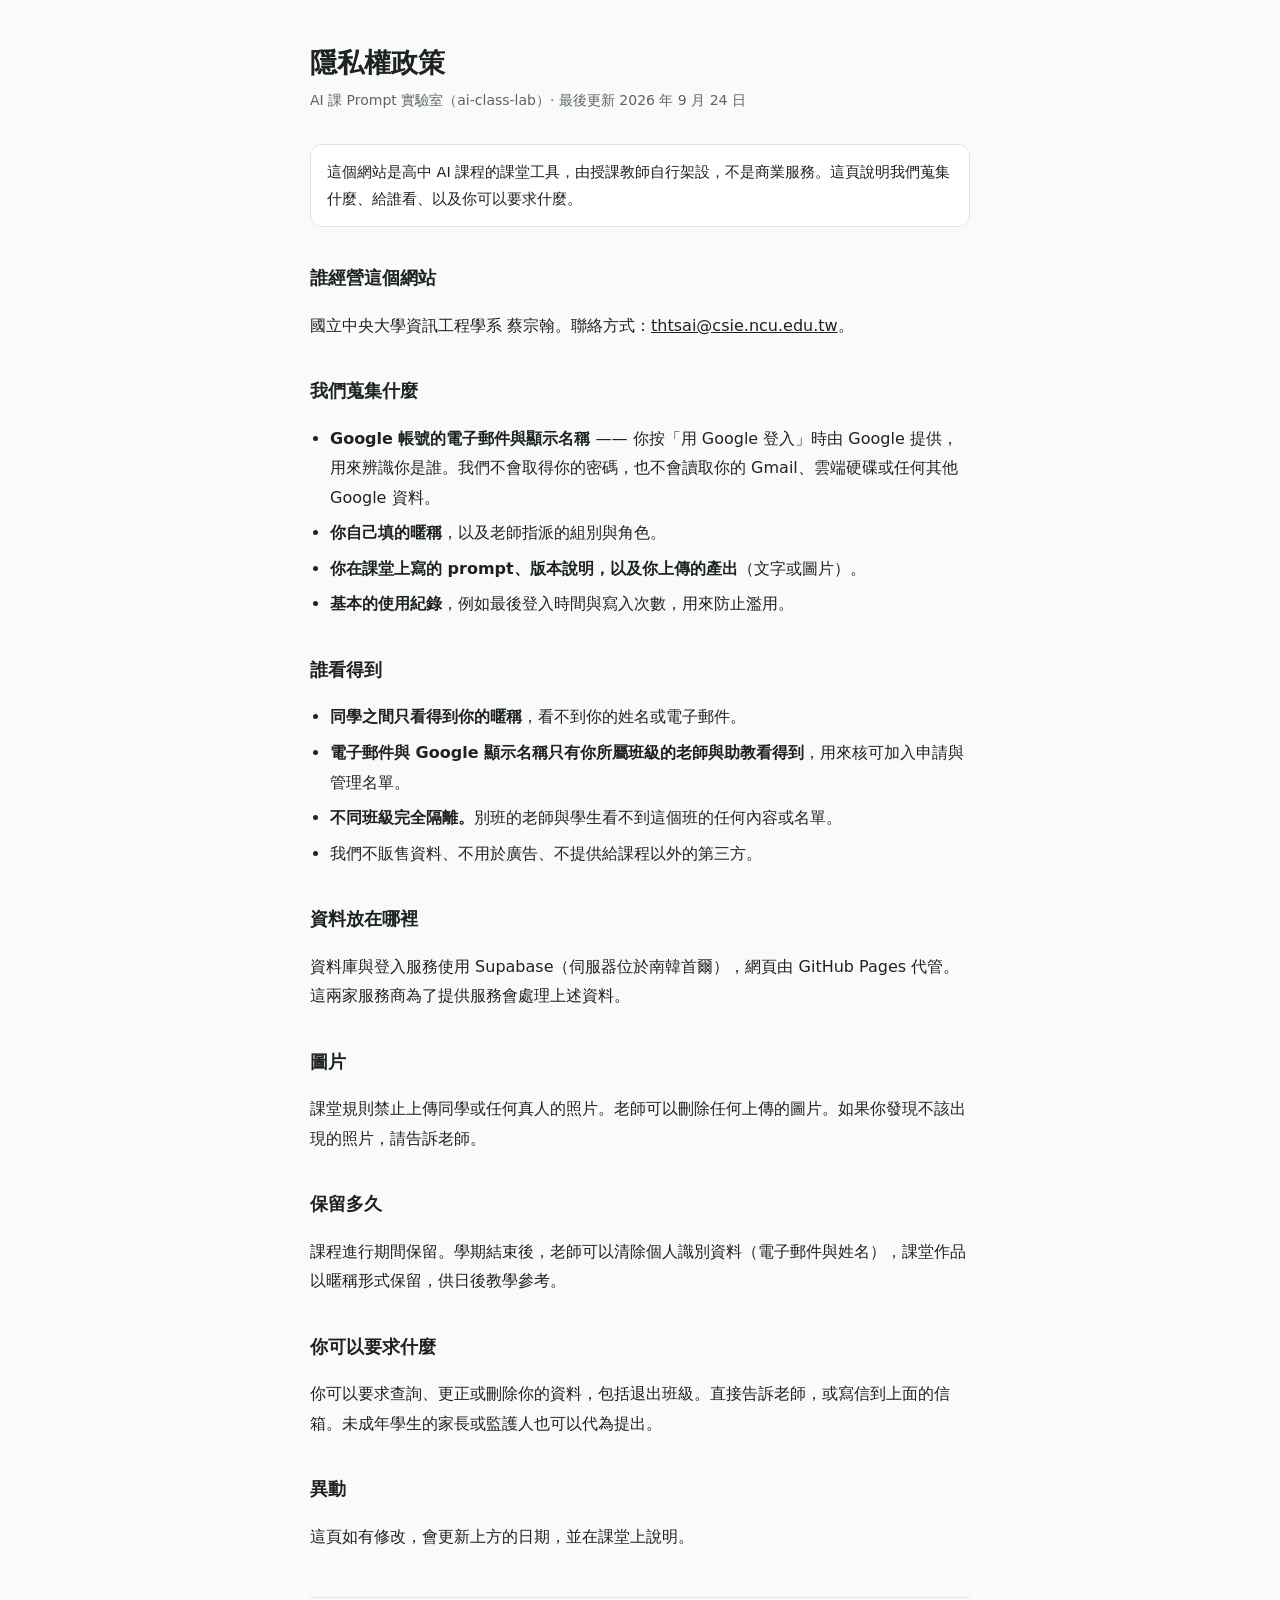
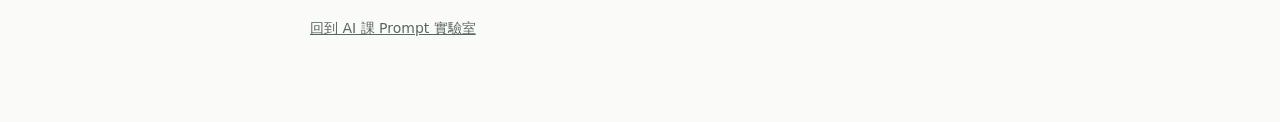
<file: docs/privacy.html>
<!doctype html>
<html lang="zh-Hant">
<head>
<meta charset="utf-8">
<meta name="viewport" content="width=device-width, initial-scale=1">
<title>隱私權政策 — AI 課 Prompt 實驗室</title>
<style>
 :root{color-scheme:light dark;--ink:#1d2320;--soft:#5b665f;--line:#dfe5e0;--bg:#fafbf8;--card:#fff}
 @media (prefers-color-scheme:dark){:root{--ink:#e8ece9;--soft:#a3ada6;--line:#2c332e;--bg:#151815;--card:#1c211d}}
 body{margin:0;background:var(--bg);color:var(--ink);
   font:16px/1.85 -apple-system,"Noto Sans TC",system-ui,sans-serif}
 main{max-width:660px;margin:0 auto;padding:44px 20px 80px}
 h1{font-size:27px;line-height:1.4;margin:0 0 6px}
 .sub{color:var(--soft);font-size:14px;margin:0 0 30px}
 h2{font-size:18px;margin:34px 0 10px}
 p,li{color:var(--ink)}
 ul{padding-left:20px}
 li{margin:6px 0}
 .note{padding:14px 16px;border:1px solid var(--line);border-radius:12px;background:var(--card);font-size:14.5px}
 a{color:inherit}
 footer{margin-top:46px;padding-top:18px;border-top:1px solid var(--line);color:var(--soft);font-size:14px}
</style>
</head>
<body><main>
<h1>隱私權政策</h1>
<p class="sub">AI 課 Prompt 實驗室（ai-class-lab）· 最後更新 2026 年 9 月 24 日</p>

<p class="note">這個網站是高中 AI 課程的課堂工具，由授課教師自行架設，不是商業服務。這頁說明我們蒐集什麼、給誰看、以及你可以要求什麼。</p>

<h2>誰經營這個網站</h2>
<p>國立中央大學資訊工程學系 蔡宗翰。聯絡方式：<a href="mailto:thtsai@csie.ncu.edu.tw">thtsai@csie.ncu.edu.tw</a>。</p>

<h2>我們蒐集什麼</h2>
<ul>
<li><strong>Google 帳號的電子郵件與顯示名稱</strong> —— 你按「用 Google 登入」時由 Google 提供，用來辨識你是誰。我們不會取得你的密碼，也不會讀取你的 Gmail、雲端硬碟或任何其他 Google 資料。</li>
<li><strong>你自己填的暱稱</strong>，以及老師指派的組別與角色。</li>
<li><strong>你在課堂上寫的 prompt、版本說明，以及你上傳的產出</strong>（文字或圖片）。</li>
<li><strong>基本的使用紀錄</strong>，例如最後登入時間與寫入次數，用來防止濫用。</li>
</ul>

<h2>誰看得到</h2>
<ul>
<li><strong>同學之間只看得到你的暱稱</strong>，看不到你的姓名或電子郵件。</li>
<li><strong>電子郵件與 Google 顯示名稱只有你所屬班級的老師與助教看得到</strong>，用來核可加入申請與管理名單。</li>
<li><strong>不同班級完全隔離。</strong>別班的老師與學生看不到這個班的任何內容或名單。</li>
<li>我們不販售資料、不用於廣告、不提供給課程以外的第三方。</li>
</ul>

<h2>資料放在哪裡</h2>
<p>資料庫與登入服務使用 Supabase（伺服器位於南韓首爾），網頁由 GitHub Pages 代管。這兩家服務商為了提供服務會處理上述資料。</p>

<h2>圖片</h2>
<p>課堂規則禁止上傳同學或任何真人的照片。老師可以刪除任何上傳的圖片。如果你發現不該出現的照片，請告訴老師。</p>

<h2>保留多久</h2>
<p>課程進行期間保留。學期結束後，老師可以清除個人識別資料（電子郵件與姓名），課堂作品以暱稱形式保留，供日後教學參考。</p>

<h2>你可以要求什麼</h2>
<p>你可以要求查詢、更正或刪除你的資料，包括退出班級。直接告訴老師，或寫信到上面的信箱。未成年學生的家長或監護人也可以代為提出。</p>

<h2>異動</h2>
<p>這頁如有修改，會更新上方的日期，並在課堂上說明。</p>

<footer><a href="./">回到 AI 課 Prompt 實驗室</a></footer>
</main></body></html>
</file>
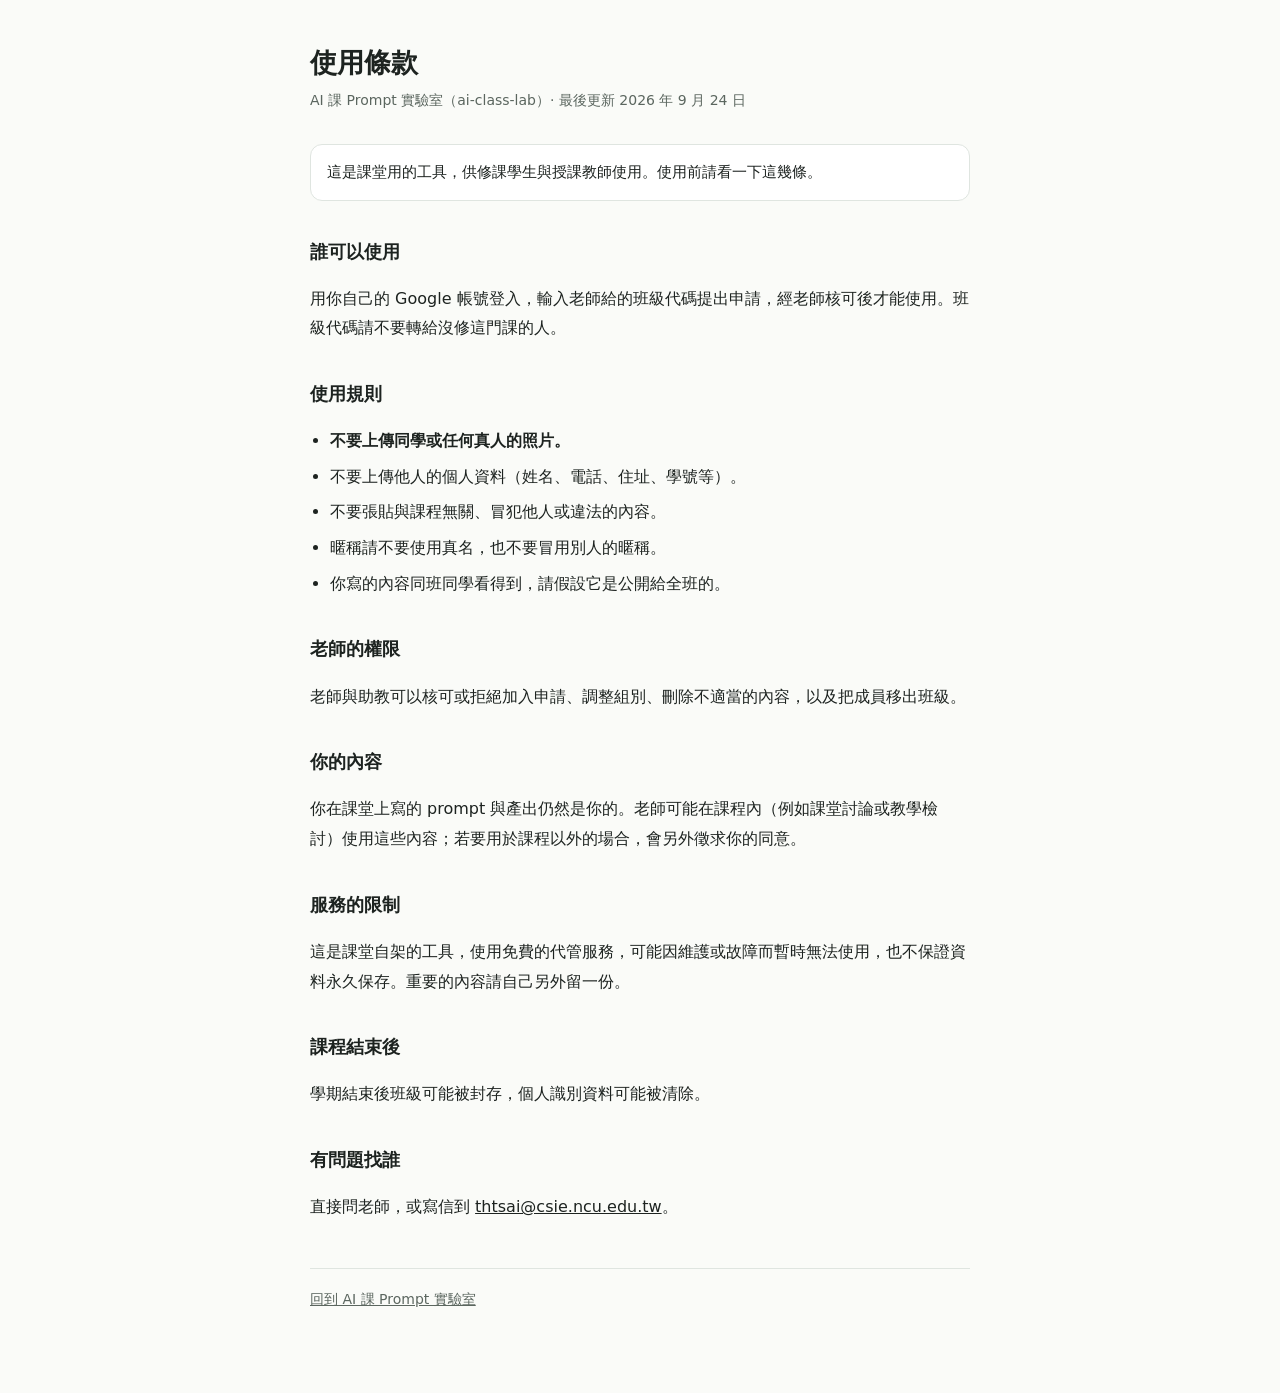
<file: docs/terms.html>
<!doctype html>
<html lang="zh-Hant">
<head>
<meta charset="utf-8">
<meta name="viewport" content="width=device-width, initial-scale=1">
<title>使用條款 — AI 課 Prompt 實驗室</title>
<style>
 :root{color-scheme:light dark;--ink:#1d2320;--soft:#5b665f;--line:#dfe5e0;--bg:#fafbf8;--card:#fff}
 @media (prefers-color-scheme:dark){:root{--ink:#e8ece9;--soft:#a3ada6;--line:#2c332e;--bg:#151815;--card:#1c211d}}
 body{margin:0;background:var(--bg);color:var(--ink);
   font:16px/1.85 -apple-system,"Noto Sans TC",system-ui,sans-serif}
 main{max-width:660px;margin:0 auto;padding:44px 20px 80px}
 h1{font-size:27px;line-height:1.4;margin:0 0 6px}
 .sub{color:var(--soft);font-size:14px;margin:0 0 30px}
 h2{font-size:18px;margin:34px 0 10px}
 ul{padding-left:20px} li{margin:6px 0}
 .note{padding:14px 16px;border:1px solid var(--line);border-radius:12px;background:var(--card);font-size:14.5px}
 a{color:inherit}
 footer{margin-top:46px;padding-top:18px;border-top:1px solid var(--line);color:var(--soft);font-size:14px}
</style>
</head>
<body><main>
<h1>使用條款</h1>
<p class="sub">AI 課 Prompt 實驗室（ai-class-lab）· 最後更新 2026 年 9 月 24 日</p>

<p class="note">這是課堂用的工具，供修課學生與授課教師使用。使用前請看一下這幾條。</p>

<h2>誰可以使用</h2>
<p>用你自己的 Google 帳號登入，輸入老師給的班級代碼提出申請，經老師核可後才能使用。班級代碼請不要轉給沒修這門課的人。</p>

<h2>使用規則</h2>
<ul>
<li><strong>不要上傳同學或任何真人的照片。</strong></li>
<li>不要上傳他人的個人資料（姓名、電話、住址、學號等）。</li>
<li>不要張貼與課程無關、冒犯他人或違法的內容。</li>
<li>暱稱請不要使用真名，也不要冒用別人的暱稱。</li>
<li>你寫的內容同班同學看得到，請假設它是公開給全班的。</li>
</ul>

<h2>老師的權限</h2>
<p>老師與助教可以核可或拒絕加入申請、調整組別、刪除不適當的內容，以及把成員移出班級。</p>

<h2>你的內容</h2>
<p>你在課堂上寫的 prompt 與產出仍然是你的。老師可能在課程內（例如課堂討論或教學檢討）使用這些內容；若要用於課程以外的場合，會另外徵求你的同意。</p>

<h2>服務的限制</h2>
<p>這是課堂自架的工具，使用免費的代管服務，可能因維護或故障而暫時無法使用，也不保證資料永久保存。重要的內容請自己另外留一份。</p>

<h2>課程結束後</h2>
<p>學期結束後班級可能被封存，個人識別資料可能被清除。</p>

<h2>有問題找誰</h2>
<p>直接問老師，或寫信到 <a href="mailto:thtsai@csie.ncu.edu.tw">thtsai@csie.ncu.edu.tw</a>。</p>

<footer><a href="./">回到 AI 課 Prompt 實驗室</a></footer>
</main></body></html>
</file>
